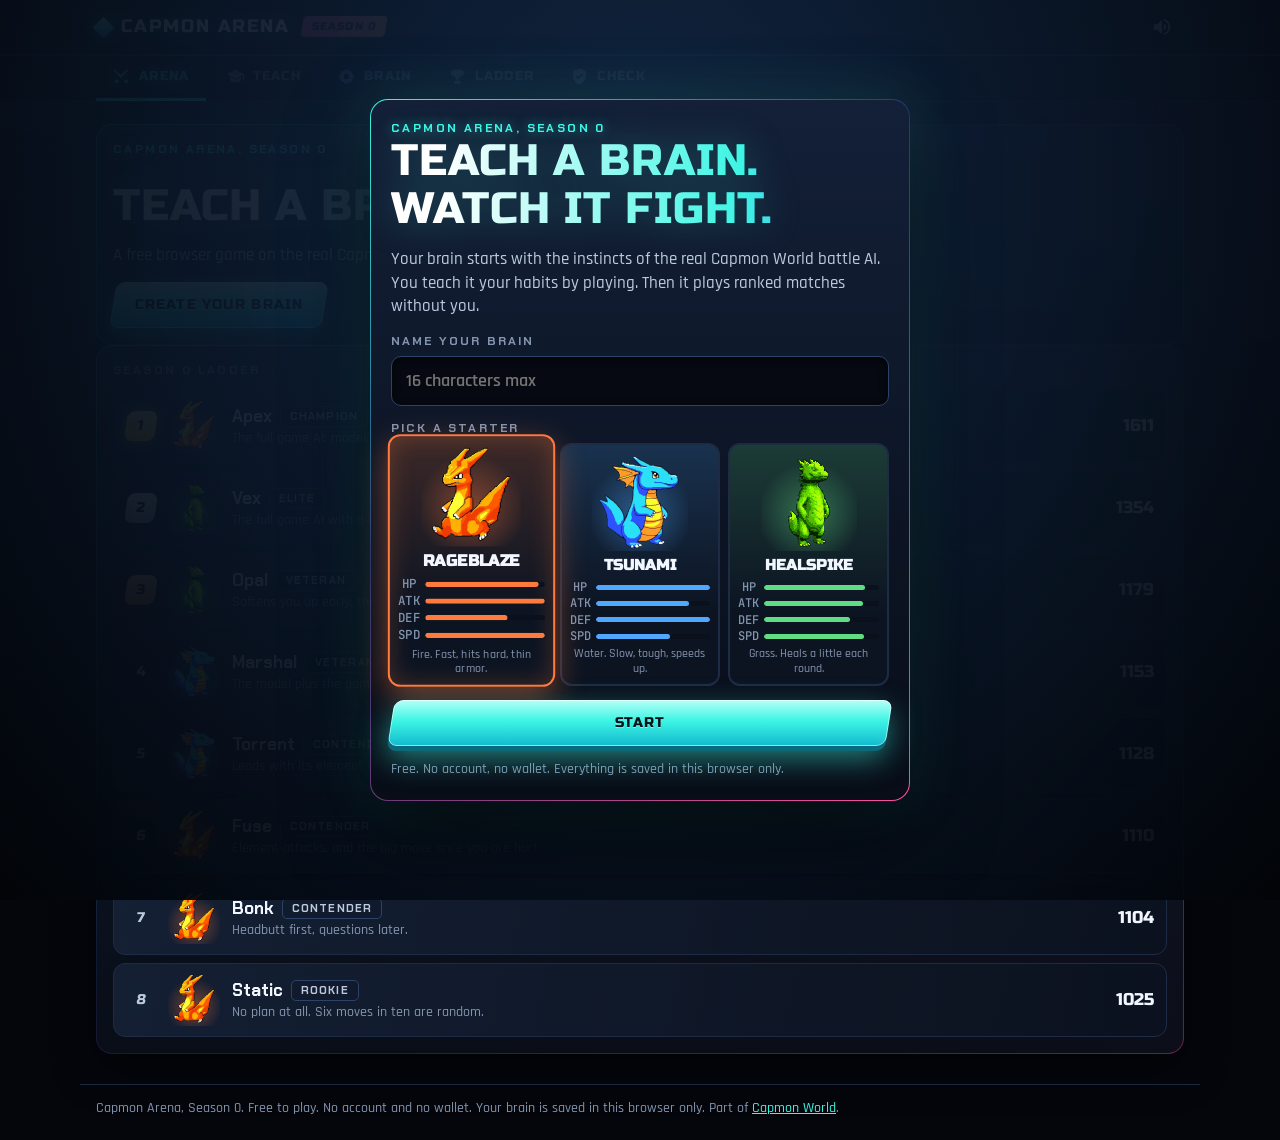
<file: index.html>
<!doctype html>
<html lang="en">
<head>
<meta charset="utf-8">
<meta name="viewport" content="width=device-width, initial-scale=1, viewport-fit=cover">
<title>Capmon Arena</title>
<meta name="description" content="Teach a battle brain by playing, then watch it fight ranked matches on its own. Free, in your browser, on the real Capmon World engine.">
<meta name="theme-color" content="#05080d">
<meta name="robots" content="noindex">
<link rel="preconnect" href="https://fonts.googleapis.com">
<link rel="preconnect" href="https://fonts.gstatic.com" crossorigin>
<link rel="stylesheet" href="https://fonts.googleapis.com/css2?family=Chakra+Petch:wght@500;600;700&family=JetBrains+Mono:wght@400;500&family=Rajdhani:wght@500;600;700&family=Russo+One&display=swap">
<link rel="stylesheet" href="css/app.css">
</head>
<body>
<!--BODY-BEGIN-->
<div class="app">
  <header class="topbar"><div class="wrap topbar-inner">
    <button class="brand" data-act="nav" data-view="arena"><span class="brand-mark" aria-hidden="true"></span>CAPMON ARENA</button>
    <span class="season">Season 0</span>
    <div class="top-right"><button class="iconbtn" data-act="sound" id="sound-btn" aria-label="Sound"></button></div>
  </div></header>
  <nav class="tabbar" id="tabbar" aria-label="Sections"><div class="wrap tabbar-inner">
    <button data-act="nav" data-view="arena"><svg viewBox="0 0 24 24" aria-hidden="true"><path d="M4 3l9 9-2 2-9-9V3h2zm16 0v2l-9 9-2-2 9-9h2zM6 15l3 3-3 3-3-3 3-3zm12 0l3 3-3 3-3-3 3-3z"/></svg><span>Arena</span></button>
    <button data-act="nav" data-view="teach"><svg viewBox="0 0 24 24" aria-hidden="true"><path d="M12 3L1 9l11 6 9-4.9V17h2V9L12 3zm-7 9.2V16c0 1.7 3.1 3 7 3s7-1.3 7-3v-3.8l-7 3.8-7-3.8z"/></svg><span>Teach</span></button>
    <button data-act="nav" data-view="brain"><svg viewBox="0 0 24 24" aria-hidden="true"><path d="M9 3h6v2h2a2 2 0 012 2v2h2v6h-2v2a2 2 0 01-2 2h-2v2H9v-2H7a2 2 0 01-2-2v-2H3V9h2V7a2 2 0 012-2h2V3zm0 6v6h6V9H9z"/></svg><span>Brain</span></button>
    <button data-act="nav" data-view="ladder"><svg viewBox="0 0 24 24" aria-hidden="true"><path d="M7 3h10v2h3v3a4 4 0 01-4 4h-.4A5 5 0 0113 14.9V18h3v3H8v-3h3v-3.1A5 5 0 018.4 12H8a4 4 0 01-4-4V5h3V3zM7 7H6v1a2 2 0 001 1.7V7zm10 0v2.7A2 2 0 0018 8V7h-1z"/></svg><span>Ladder</span></button>
    <button data-act="nav" data-view="check"><svg viewBox="0 0 24 24" aria-hidden="true"><path d="M12 2l8 3v6c0 5-3.4 9.3-8 11-4.6-1.7-8-6-8-11V5l8-3zm-1.2 13.6l6-6-1.4-1.4-4.6 4.6-2-2-1.4 1.4 3.4 3.4z"/></svg><span>Check</span></button>
  </div></nav>
  <main class="wrap" id="view"><div class="loading"><div class="logo">Capmon<br>Arena</div><div class="loadbar"><i></i></div><div class="dim">Loading</div></div></main>
  <footer class="wrap foot">Capmon Arena, Season 0. Free to play. No account and no wallet. Your brain is saved in this browser only. Part of <a href="https://capmon.fun" target="_blank" rel="noopener">Capmon World</a>.</footer>
</div>
<div class="overlay" id="overlay" hidden></div>
<div class="toast" id="toast" role="status" aria-live="polite" hidden></div>
<!--BODY-END-->
<script src="js/engine.js"></script>
<script src="js/game.js"></script>
<script src="js/store.js"></script>
<script src="js/selfcheck.js"></script>
<script src="js/expected.js"></script>
<script src="js/fx.js"></script>
<script src="js/app.js"></script>
</body>
</html>
</file>
<file: css/app.css>
/* Layout concept: arcade fight night. The battle stage is the show, with a fighting-game HUD on top of it; menus are neon console panels around it. One dark look, by brand (capmon.fun cyan on near-black), pushed loud. */
:root {
  color-scheme: dark;
  --bg: #04060c;
  --panel: #0c1422;
  --panel-2: #121d30;
  --line: #1d2c44;
  --line-2: #2c4268;
  --row: #131f33;
  --fg: #f2f7ff;
  --fg-2: #bccadf;
  --fg-3: #8394ae;
  --accent: #3df5e4;
  --accent-2: #4d7dff;
  --hot: #ff4fa3;
  --accent-ink: #03141a;
  --fire: #ff7a3d;
  --water: #4ea8ff;
  --grass: #5fdc84;
  --normal: #d6deea;
  --gold: #ffd23d;
  --violet: #b48cff;
  --bad: #ff6b81;
  --good: #5fdc84;
  --impact: 'Russo One', 'Chakra Petch', 'Segoe UI', system-ui, sans-serif;
  --display: 'Chakra Petch', 'Segoe UI', system-ui, sans-serif;
  --ui: 'Rajdhani', 'Segoe UI', system-ui, sans-serif;
  --mono: 'JetBrains Mono', ui-monospace, SFMono-Regular, Menlo, Consolas, monospace;
  --tabbar-h: 62px;
}
* { box-sizing: border-box; }
html { background: var(--bg); }
body {
  margin: 0; color: var(--fg); font-family: var(--ui); font-size: 17px; font-weight: 500; line-height: 1.4;
  background-color: var(--bg);
  background-image: radial-gradient(900px 520px at 12% -8%, rgba(61, 245, 228, 0.16), transparent 62%), radial-gradient(820px 560px at 104% 18%, rgba(255, 79, 163, 0.13), transparent 60%), radial-gradient(900px 700px at 50% 118%, rgba(77, 125, 255, 0.2), transparent 62%), linear-gradient(rgba(61, 245, 228, 0.035) 1px, transparent 1px), linear-gradient(90deg, rgba(61, 245, 228, 0.035) 1px, transparent 1px);
  background-size: auto, auto, auto, 48px 48px, 48px 48px; background-attachment: fixed;
  -webkit-font-smoothing: antialiased; -webkit-text-size-adjust: 100%;
}
body::before { content: ""; position: fixed; inset: 0 0 auto; height: env(safe-area-inset-top, 0px); z-index: 50; background: var(--bg); }
[hidden] { display: none !important; }
button, input, select, textarea { font: inherit; color: inherit; }
button { cursor: pointer; -webkit-tap-highlight-color: transparent; }
:focus-visible { outline: 2px solid var(--accent); outline-offset: 3px; }
h1, h2, h3, p { margin: 0; }
h1, h2, h3 { text-wrap: balance; line-height: 1.1; }
h1 { font-family: var(--impact); font-weight: 400; font-size: clamp(28px, 6vw, 44px); text-transform: uppercase; letter-spacing: 0.02em; background: linear-gradient(92deg, #ffffff 10%, var(--accent) 70%, var(--accent-2)); -webkit-background-clip: text; background-clip: text; color: transparent; filter: drop-shadow(0 0 18px rgba(61, 245, 228, 0.25)); }
h2 { font-family: var(--impact); font-weight: 400; font-size: 21px; text-transform: uppercase; letter-spacing: 0.03em; }
h3 { font-family: var(--display); font-size: 16px; font-weight: 700; }
a { color: var(--accent); }
.wrap { width: 100%; max-width: 1120px; margin-inline: auto; padding-left: max(16px, env(safe-area-inset-left, 0px)); padding-right: max(16px, env(safe-area-inset-right, 0px)); }
.tnum, .mono { font-variant-numeric: tabular-nums; }
.mono { font-family: var(--mono); font-size: 0.86em; }
.dim { color: var(--fg-3); } .soft { color: var(--fg-2); } .small { font-size: 14px; }
.eyebrow { font-family: var(--display); font-weight: 700; font-size: 12px; letter-spacing: 0.2em; text-transform: uppercase; color: var(--fg-3); }
.eyebrow.accent { color: var(--accent); text-shadow: 0 0 12px rgba(61, 245, 228, 0.55); }
.ellip { overflow: hidden; text-overflow: ellipsis; white-space: nowrap; min-width: 0; }
.stack { display: flex; flex-direction: column; gap: 14px; } .stack.tight { gap: 8px; }
.row { display: flex; flex-wrap: wrap; align-items: center; gap: 10px; } .row.between { justify-content: space-between; }
.grow { flex: 1 1 0; min-width: 0; }

/* shell */
.app { display: flex; flex-direction: column; min-height: 100%; }
.topbar { position: sticky; top: env(safe-area-inset-top, 0px); z-index: 40; background: linear-gradient(180deg, rgba(4, 6, 12, 0.97), rgba(4, 6, 12, 0.86)); border-bottom: 1px solid var(--line); box-shadow: 0 1px 0 rgba(61, 245, 228, 0.25), 0 10px 30px rgba(0, 0, 0, 0.5); }
.topbar-inner { display: flex; align-items: center; gap: 12px; min-height: 54px; }
.brand { display: flex; align-items: center; gap: 10px; min-height: 44px; padding: 0; background: none; border: 0; color: var(--fg); font-family: var(--impact); font-size: 18px; letter-spacing: 0.1em; text-shadow: 0 0 16px rgba(61, 245, 228, 0.5); }
.brand-mark { width: 15px; height: 15px; background: linear-gradient(135deg, #b9fff8, var(--accent) 55%, var(--accent-2)); transform: rotate(45deg); box-shadow: 0 0 16px rgba(61, 245, 228, 0.9); animation: mark 2.6s ease-in-out infinite; }
@keyframes mark { 50% { transform: rotate(45deg) scale(1.22); box-shadow: 0 0 26px rgba(61, 245, 228, 1); } }
.season { padding: 3px 10px; border-radius: 4px; background: linear-gradient(90deg, var(--hot), #ff8a3d); color: #1a0410; font-family: var(--impact); font-size: 11px; letter-spacing: 0.1em; text-transform: uppercase; transform: skewX(-10deg); }
.top-right { margin-left: auto; display: flex; align-items: center; gap: 8px; }
.iconbtn { width: 44px; height: 44px; display: grid; place-items: center; background: none; border: 0; color: var(--fg-2); border-radius: 10px; }
.iconbtn:hover { color: var(--accent); }
.iconbtn svg { width: 22px; height: 22px; fill: currentColor; }
.tabbar { order: 1; border-bottom: 1px solid var(--line); background: rgba(4, 6, 12, 0.7); }
.tabbar-inner { display: flex; gap: 4px; width: 100%; }
.tabbar button { display: flex; align-items: center; gap: 8px; min-height: 46px; padding: 0 16px; background: none; border: 0; border-bottom: 3px solid transparent; color: var(--fg-3); font-family: var(--impact); font-size: 13px; letter-spacing: 0.1em; text-transform: uppercase; transition: color 0.15s; }
.tabbar button svg { width: 19px; height: 19px; fill: currentColor; flex: none; }
.tabbar button:hover { color: var(--fg); }
.tabbar button[aria-current="page"] { color: var(--accent); border-bottom-color: var(--accent); text-shadow: 0 0 14px rgba(61, 245, 228, 0.7); }
.tabbar button[aria-current="page"] svg { filter: drop-shadow(0 0 6px rgba(61, 245, 228, 0.9)); }
main { order: 2; flex: 1 0 auto; padding-block: 22px 30px; }
main.enter > * { animation: viewin 0.34s cubic-bezier(0.2, 1, 0.3, 1) both; }
main.enter > * > *:nth-child(2) { animation: viewin 0.34s 0.06s cubic-bezier(0.2, 1, 0.3, 1) both; }
@keyframes viewin { from { opacity: 0; translate: 0 14px; } }
.foot { order: 3; padding-block: 14px 22px; border-top: 1px solid var(--line); color: var(--fg-3); font-size: 14px; }
@media (max-width: 720px) {
  .tabbar { position: fixed; inset: auto 0 0 0; z-index: 45; order: 9; border-bottom: 0; border-top: 1px solid var(--line-2); background: linear-gradient(180deg, rgba(10, 16, 28, 0.97), rgba(4, 6, 12, 0.99)); box-shadow: 0 -1px 0 rgba(61, 245, 228, 0.25), 0 -12px 30px rgba(0, 0, 0, 0.55);
    padding-bottom: env(safe-area-inset-bottom, 0px); padding-left: max(4px, env(safe-area-inset-left, 0px)); padding-right: max(4px, env(safe-area-inset-right, 0px)); }
  .tabbar .wrap { padding: 0; }
  .tabbar button { flex: 1 1 0; flex-direction: column; justify-content: center; gap: 3px; min-height: var(--tabbar-h); padding: 0 2px; border-bottom: 0; border-top: 3px solid transparent; font-size: 10.5px; letter-spacing: 0.08em; }
  .tabbar button svg { width: 22px; height: 22px; }
  .tabbar button[aria-current="page"] { border-top-color: var(--accent); background: radial-gradient(60px 40px at 50% 0, rgba(61, 245, 228, 0.22), transparent 70%); }
  .foot { padding-bottom: calc(var(--tabbar-h) + 26px); }
  main { padding-block: 14px 20px; }
  h2 { font-size: 18px; }
  .move { min-height: 60px; padding: 7px 10px 7px 14px; } .move b { font-size: 15px; } .move span { font-size: 12px; line-height: 1.2; }
  .moves { gap: 8px; }
  .callout { min-height: 38px; margin-top: 8px; font-size: 15px; }
  .stack { gap: 12px; }
}

/* panels and controls */
.panel { position: relative; border: 1px solid transparent; border-radius: 16px; padding: 16px; background: linear-gradient(180deg, rgba(18, 29, 48, 0.94), rgba(8, 13, 23, 0.96)) padding-box, linear-gradient(140deg, rgba(61, 245, 228, 0.6), rgba(77, 125, 255, 0.16) 38%, rgba(255, 79, 163, 0.4)) border-box; box-shadow: 0 14px 40px rgba(0, 0, 0, 0.5), inset 0 1px 0 rgba(255, 255, 255, 0.05); }
.panel > .eyebrow:first-child { margin-bottom: 10px; display: block; }
.cols { display: grid; gap: 16px; grid-template-columns: minmax(0, 1fr); }
@media (min-width: 900px) { .cols.two { grid-template-columns: minmax(0, 1.25fr) minmax(0, 1fr); align-items: start; } .cols.even { grid-template-columns: minmax(0, 1fr) minmax(0, 1fr); align-items: start; } }
.btn { position: relative; isolation: isolate; display: inline-flex; align-items: center; justify-content: center; gap: 8px; min-height: 46px; padding: 0 22px; border: 0; background: none; color: var(--fg); font-family: var(--impact); font-size: 14px; letter-spacing: 0.08em; text-transform: uppercase; text-decoration: none; white-space: nowrap; transition: transform 0.08s ease; }
.btn::before { content: ""; position: absolute; inset: 0; z-index: -1; border-radius: 9px; transform: skewX(-9deg); background: linear-gradient(180deg, #1e2f4d, #111b2e); box-shadow: inset 0 0 0 1px var(--line-2), inset 0 1px 0 rgba(255, 255, 255, 0.1), 0 4px 0 #070c15; transition: box-shadow 0.15s ease, filter 0.15s ease; }
.btn:hover::before { box-shadow: inset 0 0 0 1px var(--accent), inset 0 1px 0 rgba(255, 255, 255, 0.1), 0 4px 0 #070c15, 0 0 22px rgba(61, 245, 228, 0.3); }
.btn:active { transform: translateY(3px); }
.btn:active::before { box-shadow: inset 0 0 0 1px var(--accent), 0 1px 0 #070c15; }
.btn.primary { color: var(--accent-ink); text-shadow: 0 1px 0 rgba(255, 255, 255, 0.45); }
.btn.primary::before { background: linear-gradient(180deg, #b6fff7, #3df5e4 45%, #12b9cf); box-shadow: inset 0 0 0 1px rgba(255, 255, 255, 0.55), 0 5px 0 #0a6a7c, 0 12px 30px rgba(61, 245, 228, 0.5); overflow: hidden; }
.btn.primary::after { content: ""; position: absolute; inset: 0; z-index: -1; border-radius: 9px; transform: skewX(-9deg); background: linear-gradient(105deg, transparent 38%, rgba(255, 255, 255, 0.75) 50%, transparent 62%); background-size: 260% 100%; animation: shine 2.8s ease-in-out infinite; mix-blend-mode: soft-light; pointer-events: none; }
@keyframes shine { 0%, 55% { background-position: 130% 0; } 100% { background-position: -130% 0; } }
.btn.primary:hover::before { filter: brightness(1.08); box-shadow: inset 0 0 0 1px #fff, 0 5px 0 #0a6a7c, 0 14px 38px rgba(61, 245, 228, 0.75); }
.btn.primary:active::before { box-shadow: inset 0 0 0 1px #fff, 0 2px 0 #0a6a7c; }
.btn.ghost::before { background: rgba(16, 26, 44, 0.5); box-shadow: inset 0 0 0 1px var(--line-2); }
.btn.small { min-height: 38px; padding: 0 14px; font-size: 12px; }
.btn.big { min-height: 60px; font-size: 19px; letter-spacing: 0.1em; }
.btn.big.primary::before { animation: glowpulse 1.5s ease-in-out infinite; }
@keyframes glowpulse { 50% { box-shadow: inset 0 0 0 1px #fff, 0 5px 0 #0a6a7c, 0 14px 46px rgba(61, 245, 228, 0.95); } }
.btn.wide { width: 100%; }
.btn[disabled] { opacity: 0.5; cursor: default; }
.btn[disabled]::after { display: none; }
.chip { display: inline-flex; align-items: center; gap: 6px; padding: 2px 9px; border-radius: 5px; border: 1px solid var(--line-2); background: rgba(16, 26, 44, 0.7); font-family: var(--display); font-size: 11px; font-weight: 700; letter-spacing: 0.1em; text-transform: uppercase; color: var(--fg-2); white-space: nowrap; }
.chip.win { color: #062012; background: linear-gradient(180deg, #a6ffc0, var(--good)); border-color: transparent; }
.chip.loss { color: #2a0610; background: linear-gradient(180deg, #ffb0bc, var(--bad)); border-color: transparent; }
.chip.accent { color: var(--accent); border-color: rgba(61, 245, 228, 0.6); box-shadow: 0 0 12px rgba(61, 245, 228, 0.2); }
.chip.gold { color: #241a00; background: linear-gradient(180deg, #fff1a8, var(--gold) 60%, #f0a800); border-color: transparent; box-shadow: 0 0 14px rgba(255, 210, 61, 0.35); }
.chip.src-MODEL { color: var(--fg-2); }
.chip.src-HABIT { color: var(--accent-ink); background: var(--accent); border-color: transparent; box-shadow: 0 0 12px rgba(61, 245, 228, 0.5); }
.chip.src-RANDOM { color: #170b33; background: var(--violet); border-color: transparent; }
.chip.src-MCTS, .chip.src-RULE { color: #241a00; background: var(--gold); border-color: transparent; }
.chip.src-HUMAN { color: var(--fg); border-color: var(--fg-3); }
.seg { display: inline-flex; flex-wrap: wrap; gap: 6px; }
.seg button { min-height: 42px; padding: 0 13px; border-radius: 9px; border: 1px solid var(--line-2); background: rgba(16, 26, 44, 0.6); color: var(--fg-2); font-family: var(--display); font-weight: 700; font-size: 13px; letter-spacing: 0.06em; transition: all 0.12s ease; }
.seg button[aria-pressed="true"] { border-color: var(--accent); color: var(--accent-ink); background: linear-gradient(180deg, #b6fff7, var(--accent)); box-shadow: 0 0 18px rgba(61, 245, 228, 0.45); }
.field { display: flex; flex-direction: column; gap: 6px; }
.field label { font-family: var(--display); font-size: 12px; font-weight: 700; letter-spacing: 0.18em; text-transform: uppercase; color: var(--fg-3); }
.input { width: 100%; min-height: 50px; padding: 0 14px; border-radius: 10px; border: 1px solid var(--line-2); background: rgba(4, 6, 12, 0.8); color: var(--fg); font-size: 18px; font-weight: 600; box-shadow: inset 0 2px 8px rgba(0, 0, 0, 0.6); }
.input:focus { outline: none; border-color: var(--accent); box-shadow: inset 0 2px 8px rgba(0, 0, 0, 0.6), 0 0 0 3px rgba(61, 245, 228, 0.22); }
textarea.input { padding: 10px 12px; min-height: 84px; font-family: var(--mono); font-size: 13px; font-weight: 400; line-height: 1.4; resize: vertical; word-break: break-all; }
.note { padding: 10px 12px; border-left: 3px solid var(--line-2); border-radius: 0 8px 8px 0; background: rgba(16, 26, 44, 0.5); color: var(--fg-2); font-size: 15px; }
.note.accent { border-left-color: var(--accent); } .note.bad { border-left-color: var(--bad); color: var(--bad); } .note.good { border-left-color: var(--good); }

/* creatures: 15-frame sheets (5 x 3) for Rageblaze and Tsunami, one frame for Healspike */
.crea { --c: var(--normal); --glow: radial-gradient(circle at 50% 62%, color-mix(in srgb, var(--c) 42%, transparent), transparent 68%); position: relative; flex: none; width: 52px; aspect-ratio: 1; background-repeat: no-repeat; background-position: 0 0, center; background-size: 500% 300%, 100% 100%; }
.crea[data-species="Rageblaze"] { --c: var(--fire); background-image: url(../assets/rageblaze.webp), var(--glow); }
.crea[data-species="Tsunami"] { --c: var(--water); background-image: url(../assets/tsunami.webp), var(--glow); }
.crea[data-species="Healspike"] { --c: var(--grass); background-image: url(../assets/healspike.webp), var(--glow); background-size: 100% 100%, 100% 100%; image-rendering: pixelated; }
.crea.big { width: 84px; }
.t-Rageblaze { color: var(--fire); } .t-Tsunami { color: var(--water); } .t-Healspike { color: var(--grass); }
.mc-Fire { --mc: var(--fire); } .mc-Water { --mc: var(--water); } .mc-Grass { --mc: var(--grass); } .mc-Normal { --mc: var(--normal); }

/* hero card */
.hero-art { position: relative; height: 164px; border-radius: 12px; overflow: hidden; background: #1a7fd6 url(../assets/stage.webp) 0% 59% / 230% auto no-repeat; box-shadow: inset 0 0 0 1px rgba(255, 255, 255, 0.14), inset 0 -44px 40px -22px rgba(4, 6, 12, 0.9); }
.hero-art .crea { position: absolute; left: calc(43.7% - 55px); bottom: 44px; width: 110px; --glow: none; filter: drop-shadow(0 6px 5px rgba(0, 0, 0, 0.4)); animation: bob 2.6s ease-in-out infinite; }
.hero-art .crea[data-face="left"] { scale: -1 1; }
.hero-tag { position: absolute; left: 12px; bottom: 10px; right: 12px; display: flex; align-items: flex-end; justify-content: space-between; gap: 10px; }
.hero-name { font-family: var(--impact); font-size: clamp(22px, 6vw, 30px); text-transform: uppercase; letter-spacing: 0.03em; text-shadow: 0 2px 0 #04060c, 0 0 18px rgba(4, 6, 12, 0.9); line-height: 1; }
.emblem { flex: none; display: flex; flex-direction: column; align-items: center; justify-content: center; min-width: 78px; padding: 6px 10px 5px; border-radius: 10px; background: linear-gradient(180deg, #fff1a8, var(--gold) 55%, #e69a00); color: #241a00; box-shadow: 0 0 0 2px rgba(4, 6, 12, 0.7), 0 0 24px rgba(255, 210, 61, 0.55); transform: skewX(-6deg); }
.emblem b { font-family: var(--impact); font-size: 24px; line-height: 1; font-variant-numeric: tabular-nums; }
.emblem span { font-family: var(--display); font-weight: 700; font-size: 10px; letter-spacing: 0.16em; text-transform: uppercase; }
.who { display: flex; align-items: center; gap: 12px; min-width: 0; }
.who .name { font-family: var(--impact); font-size: 22px; text-transform: uppercase; letter-spacing: 0.02em; }
.stats { display: grid; grid-template-columns: repeat(auto-fit, minmax(112px, 1fr)); gap: 8px; }
.stat { padding: 10px 12px; border-radius: 10px; background: linear-gradient(180deg, rgba(26, 40, 66, 0.9), rgba(13, 21, 36, 0.9)); border: 1px solid var(--line); min-width: 0; }
.stat b { display: block; font-family: var(--impact); font-size: 24px; font-variant-numeric: tabular-nums; line-height: 1.1; color: var(--fg); }
.stat span { font-size: 13px; color: var(--fg-3); letter-spacing: 0.04em; }

/* lists */
.list { display: flex; flex-direction: column; gap: 8px; }
.item { display: flex; align-items: center; gap: 12px; padding: 10px 12px; border-radius: 12px; border: 1px solid var(--line); background: linear-gradient(90deg, rgba(22, 34, 56, 0.85), rgba(11, 18, 31, 0.85)); min-width: 0; transition: border-color 0.15s, transform 0.15s; }
.item:hover { border-color: var(--line-2); }
.item .meta { flex: 1 1 0; min-width: 0; }
.item .meta .t { font-family: var(--display); font-weight: 700; font-size: 17px; display: flex; align-items: center; gap: 8px; flex-wrap: wrap; }
.item .meta .s { font-size: 14px; color: var(--fg-3); line-height: 1.3; }
.item .act { flex: none; display: flex; align-items: center; gap: 8px; }
.item.me { border-color: var(--accent); background: linear-gradient(90deg, rgba(61, 245, 228, 0.22), rgba(11, 18, 31, 0.85) 70%); box-shadow: 0 0 22px rgba(61, 245, 228, 0.25); }
.rank { flex: none; width: 30px; height: 30px; display: grid; place-items: center; border-radius: 8px; background: var(--row); font-family: var(--impact); font-size: 14px; color: var(--fg-2); transform: skewX(-8deg); }
.rank.r1 { background: linear-gradient(180deg, #fff1a8, var(--gold)); color: #241a00; box-shadow: 0 0 14px rgba(255, 210, 61, 0.6); }
.rank.r2 { background: linear-gradient(180deg, #ffffff, #b8c4d6); color: #101826; }
.rank.r3 { background: linear-gradient(180deg, #ffc9a0, #d07a3c); color: #2a1204; }
.rating { font-family: var(--impact); font-size: 17px; font-variant-numeric: tabular-nums; }

/* stage */
.stagebox { max-width: 880px; margin-inline: auto; }
.hudrow { display: flex; gap: 6px; align-items: stretch; margin-bottom: 8px; }
.hud { flex: 1 1 0; min-width: 0; }
.hud-top { display: flex; align-items: baseline; gap: 6px; margin-bottom: 4px; min-width: 0; }
.hud-top .hpn { flex: none; margin-left: auto; font-family: var(--impact); font-size: clamp(13px, 3.6vw, 17px); font-variant-numeric: tabular-nums; color: var(--fg); }
.hud.right .hud-top .hpn { margin-left: 0; margin-right: auto; }
.hud-top .hpn small { font-size: 0.7em; color: var(--fg-3); }
.hud.right .hud-top { flex-direction: row-reverse; }
.hud .n { font-family: var(--impact); font-size: clamp(13px, 3.6vw, 17px); text-transform: uppercase; letter-spacing: 0.03em; text-shadow: 0 0 12px rgba(61, 245, 228, 0.35); }
.hud-ty { flex: none; font-family: var(--display); font-weight: 700; font-size: 10px; letter-spacing: 0.14em; text-transform: uppercase; color: var(--mc, var(--fg-3)); }
.hp { position: relative; height: 18px; border-radius: 4px; background: #101a2b; transform: skewX(-14deg); box-shadow: inset 0 0 0 2px #04060c, 0 0 0 1px var(--line-2); overflow: hidden; }
.hud.right .hp { transform: skewX(14deg); }
.hp b, .hp i { position: absolute; top: 2px; bottom: 2px; left: 2px; width: 100%; max-width: calc(100% - 4px); border-radius: 2px; }
.hud.right .hp b, .hud.right .hp i { left: auto; right: 2px; }
.hp b { background: #fff; transition: width 0.7s ease 0.35s; opacity: 0.9; }
.hp i { background: linear-gradient(180deg, #b9ffca, var(--good) 45%, #1e9a4b); transition: width 0.18s ease-out; box-shadow: inset 0 2px 0 rgba(255, 255, 255, 0.35); }
.hp.mid i { background: linear-gradient(180deg, #fff3b0, var(--gold) 45%, #d99400); }
.hp.low i { background: linear-gradient(180deg, #ffc0c9, var(--bad) 45%, #c2183a); animation: lowhp 0.6s ease-in-out infinite; }
@keyframes lowhp { 50% { filter: brightness(1.5); } }
.hud .v { margin-top: 5px; display: flex; gap: 8px; flex-wrap: wrap; align-items: baseline; font-family: var(--mono); font-size: 11.5px; color: var(--fg-3); font-variant-numeric: tabular-nums; }
.hud.right .v { flex-direction: row-reverse; }
.hud .v .down { color: var(--bad); } .hud .v .up { color: var(--good); }
.roundchip { flex: none; align-self: flex-start; display: flex; flex-direction: column; align-items: center; justify-content: center; width: 50px; height: 44px; border-radius: 8px; background: linear-gradient(180deg, #1e2f4d, #0b1220); box-shadow: inset 0 0 0 1px var(--line-2), 0 0 16px rgba(61, 245, 228, 0.2); transform: skewX(-6deg); }
.roundchip small { font-family: var(--display); font-weight: 700; font-size: 8.5px; letter-spacing: 0.16em; color: var(--fg-3); }
.roundchip.tick b { animation: slamin 0.36s cubic-bezier(0.2, 1.3, 0.3, 1); }
.roundchip b { font-family: var(--impact); font-size: 20px; line-height: 1; color: var(--accent); text-shadow: 0 0 12px rgba(61, 245, 228, 0.7); }
.stage { position: relative; overflow: hidden; border-radius: 14px; background: #1a7fd6 url(../assets/stage.webp) center / cover no-repeat; aspect-ratio: 16 / 9; width: 100%; max-width: 100%; transition: scale 0.25s cubic-bezier(0.2, 1, 0.3, 1); box-shadow: 0 0 0 1px rgba(255, 255, 255, 0.16), 0 0 0 4px #04060c, 0 0 0 5px rgba(61, 245, 228, 0.45), 0 20px 60px rgba(0, 0, 0, 0.65), 0 0 60px rgba(61, 245, 228, 0.14); }
.stage.zoom { scale: 1.08; }
.stage::after { content: ""; position: absolute; inset: 0; pointer-events: none; z-index: 3; background: radial-gradient(ellipse at 50% 46%, transparent 52%, rgba(4, 6, 12, 0.5) 100%); }
.stage canvas.fx { position: absolute; inset: 0; width: 100%; height: 100%; z-index: 4; pointer-events: none; }
.flash { position: absolute; inset: 0; z-index: 5; pointer-events: none; opacity: 0; }
.flash.white { background: #fff; animation: flashw 0.3s ease-out; }
.flash.dark { background: repeating-linear-gradient(98deg, transparent 0 18px, rgba(255, 255, 255, 0.3) 18px 20px, transparent 20px 46px), #04060c; background-size: 300% 100%, auto; animation: flashd 0.75s ease-out, lines 0.75s linear; }
@keyframes lines { to { background-position: -420px 0, 0 0; } }
@keyframes flashw { from { opacity: 0.85; } to { opacity: 0; } }
@keyframes flashd { 0% { opacity: 0; } 25%, 60% { opacity: 0.55; } 100% { opacity: 0; } }
.stage.shake-s { animation: shk 0.18s linear; } .stage.shake-m { animation: shk 0.26s linear; --amp: 6px; } .stage.shake-l { animation: shk 0.42s linear; --amp: 12px; }
@keyframes shk { 0%, 100% { translate: 0 0; } 15% { translate: calc(var(--amp, 3px) * -1) calc(var(--amp, 3px) * 0.6); } 30% { translate: var(--amp, 3px) calc(var(--amp, 3px) * -0.5); } 45% { translate: calc(var(--amp, 3px) * -0.7) calc(var(--amp, 3px) * -0.4); } 60% { translate: calc(var(--amp, 3px) * 0.6) calc(var(--amp, 3px) * 0.5); } 80% { translate: calc(var(--amp, 3px) * -0.3) 0; } }
.fighter { position: absolute; bottom: 33%; width: 22%; display: flex; justify-content: center; transition: transform 0.16s cubic-bezier(0.3, 0, 0.2, 1), opacity 0.5s ease, filter 0.5s ease; z-index: 2; }
.fighter.left { left: 8%; } .fighter.right { right: 9%; }
.fighter .crea { width: 100%; --glow: none; filter: drop-shadow(0 6px 5px rgba(0, 0, 0, 0.4)); animation: bob 2.6s ease-in-out infinite; }
.fighter.right .crea { animation-delay: -1.3s; }
.fighter.left .crea[data-face="left"], .fighter.right .crea[data-face="right"] { transform: scaleX(-1); }
@keyframes bob { 50% { translate: 0 -2.5%; } }
.fighter.lunge.left { transform: translateX(34%) scale(1.07); } .fighter.lunge.right { transform: translateX(-34%) scale(1.07); }
.fighter.dash { transform: translateX(var(--dash, 0)) scale(1.1); z-index: 3; }
.fighter.cast { animation: pulse 0.45s ease; }
.fighter.hit { animation: recoil 0.34s ease-out; }
.fighter.right.hit { --dir: 1; } .fighter.left.hit { --dir: -1; }
.fighter.hit .crea { filter: brightness(3) saturate(0.2) drop-shadow(0 6px 5px rgba(0, 0, 0, 0.4)); }
.fighter.cower { animation: cower 0.5s ease; }
.fighter.cower .crea { filter: hue-rotate(250deg) saturate(1.6) drop-shadow(0 6px 5px rgba(0, 0, 0, 0.4)); }
.fighter.down { opacity: 0.5; filter: grayscale(1) brightness(0.65); transform: translateY(12%) rotate(-12deg); transition: transform 0.5s cubic-bezier(0.5, 0, 0.9, 0.6), opacity 0.6s, filter 0.6s; }
.fighter.right.down { transform: translateY(12%) rotate(12deg); }
.fighter.down .crea { animation: none; }
.fighter.cheer { animation: cheer 0.42s ease-in-out infinite alternate; }
@keyframes cheer { to { translate: 0 -16%; } }
@keyframes recoil { 0% { translate: 0 0; } 25% { translate: calc(var(--dir, 1) * 14%) -4%; } 60% { translate: calc(var(--dir, 1) * 5%) 0; } 100% { translate: 0 0; } }
@keyframes pulse { 40% { scale: 1.16; filter: brightness(1.6); } }
@keyframes cower { 30% { scale: 0.86 0.94; } 60% { scale: 0.92 0.97; } }
.pop { position: absolute; z-index: 6; translate: -50% 0; font-family: var(--impact); font-size: clamp(22px, 6.4vw, 44px); color: #fff; -webkit-text-stroke: 1.5px #04060c; paint-order: stroke fill; text-shadow: 0 3px 0 #04060c, 0 0 18px rgba(0, 0, 0, 0.9); animation: popn 0.95s cubic-bezier(0.2, 0.9, 0.3, 1) forwards; pointer-events: none; white-space: nowrap; }
.pop.crit { color: var(--gold); font-size: clamp(28px, 8vw, 58px); text-shadow: 0 3px 0 #04060c, 0 0 26px rgba(255, 210, 61, 0.9); }
.pop.big { font-size: clamp(30px, 8.6vw, 62px); }
.pop.debuff { color: var(--violet); font-size: clamp(15px, 4vw, 24px); } .pop.buff { color: #9dffb6; font-size: clamp(13px, 3.4vw, 20px); }
@keyframes popn { 0% { scale: 0.3; opacity: 0; transform: translateY(12px) rotate(-8deg); } 16% { scale: 1.35; opacity: 1; transform: translateY(0) rotate(4deg); } 30% { scale: 1; transform: translateY(-4px) rotate(0); } 75% { opacity: 1; } 100% { scale: 1; opacity: 0; transform: translateY(-46px); } }
.slam { position: absolute; left: 50%; top: 44%; z-index: 7; translate: -50% -50%; font-family: var(--impact); font-size: clamp(34px, 11vw, 92px); letter-spacing: 0.04em; white-space: nowrap; color: #fff; -webkit-text-stroke: 2px #04060c; paint-order: stroke fill; text-shadow: 0 5px 0 #04060c, 0 0 40px rgba(61, 245, 228, 0.9); animation: slam 1.1s cubic-bezier(0.2, 1, 0.3, 1) forwards; pointer-events: none; }
.slam.gold { color: var(--gold); top: 26%; font-size: clamp(22px, 7vw, 58px); text-shadow: 0 4px 0 #04060c, 0 0 34px rgba(255, 210, 61, 1); }
.slam.ko { color: #ff3355; font-size: clamp(54px, 17vw, 140px); text-shadow: 0 6px 0 #04060c, 0 0 50px rgba(255, 51, 85, 1); }
.slam.cyan { color: var(--accent); top: 24%; font-size: clamp(20px, 6vw, 46px); }
@keyframes slam { 0% { scale: 3.2; opacity: 0; rotate: -8deg; } 14% { scale: 0.92; opacity: 1; rotate: -5deg; } 22% { scale: 1.06; } 30%, 78% { scale: 1; opacity: 1; rotate: -5deg; } 100% { scale: 1.25; opacity: 0; rotate: -5deg; } }
.callout { margin-top: 10px; min-height: 46px; display: flex; align-items: center; justify-content: center; gap: 4px 10px; flex-wrap: wrap; padding: 6px 12px; border-radius: 10px; background: linear-gradient(90deg, transparent, rgba(18, 29, 48, 0.95) 14%, rgba(18, 29, 48, 0.95) 86%, transparent); font-family: var(--display); font-weight: 700; font-size: 16px; text-align: center; }
.callout:empty { visibility: hidden; }
.banner { position: absolute; inset: 0; z-index: 8; display: flex; flex-direction: column; align-items: center; justify-content: center; gap: 6px; background: radial-gradient(ellipse at center, rgba(4, 6, 12, 0.55), rgba(4, 6, 12, 0.88)); text-align: center; padding: 16px; animation: fadein 0.25s ease; }
.banner b { font-family: var(--impact); font-size: clamp(26px, 8vw, 60px); text-transform: uppercase; letter-spacing: 0.03em; background: linear-gradient(180deg, #fff, var(--accent)); -webkit-background-clip: text; background-clip: text; color: transparent; filter: drop-shadow(0 4px 0 #04060c) drop-shadow(0 0 26px rgba(61, 245, 228, 0.6)); animation: slamin 0.5s cubic-bezier(0.2, 1.3, 0.3, 1); }
@keyframes fadein { from { opacity: 0; } }
@keyframes slamin { from { scale: 2.4; opacity: 0; } }
.vs { position: absolute; inset: 0; z-index: 8; display: grid; grid-template-columns: 1fr auto 1fr; align-items: center; overflow: hidden; background: linear-gradient(105deg, color-mix(in srgb, var(--ca) 78%, #04060c) 0 49.6%, #fff 49.6% 50.4%, color-mix(in srgb, var(--cb) 78%, #04060c) 50.4%); animation: fadein 0.2s ease; }
.vs-side { display: flex; flex-direction: column; align-items: center; gap: 4px; min-width: 0; padding: 0 6px; animation: vsl 0.45s cubic-bezier(0.2, 1, 0.3, 1) both; }
.vs-side.r { animation-name: vsr; }
.vs-side .crea { width: min(42%, 150px); --glow: none; filter: drop-shadow(0 8px 6px rgba(0, 0, 0, 0.5)); }
.vs-side.l .crea[data-face="left"], .vs-side.r .crea[data-face="right"] { transform: scaleX(-1); }
.vs-side b { max-width: 100%; font-family: var(--impact); font-size: clamp(14px, 4.4vw, 30px); text-transform: uppercase; text-shadow: 0 3px 0 #04060c; overflow: hidden; text-overflow: ellipsis; white-space: nowrap; }
.vs-mid { display: flex; flex-direction: column; align-items: center; z-index: 1; animation: slamin 0.5s 0.25s cubic-bezier(0.2, 1.3, 0.3, 1) both; }
.vs-mid i { font-family: var(--impact); font-style: normal; font-size: clamp(40px, 13vw, 110px); line-height: 0.9; color: #fff; -webkit-text-stroke: 2px #04060c; paint-order: stroke fill; text-shadow: 0 6px 0 #04060c, 0 0 40px rgba(255, 255, 255, 0.8); rotate: -6deg; }
.vs-mid small { font-family: var(--impact); font-size: clamp(11px, 3vw, 18px); letter-spacing: 0.16em; padding: 2px 10px; background: #04060c; color: var(--gold); border-radius: 4px; }
@keyframes vsl { from { translate: -120% 0; } } @keyframes vsr { from { translate: 120% 0; } }
.controls { display: flex; flex-wrap: wrap; align-items: center; justify-content: center; gap: 6px; }
.controls .btn.small { padding: 0 9px; font-size: 11.5px; letter-spacing: 0.05em; }
.dots { display: inline-flex; gap: 6px; align-items: center; }
.dots i { width: 14px; height: 14px; rotate: 45deg; border-radius: 3px; border: 2px solid var(--line-2); background: #0b1220; }
.dots i.A { background: var(--accent); border-color: #b6fff7; box-shadow: 0 0 12px rgba(61, 245, 228, 0.9); } .dots i.B { background: var(--bad); border-color: #ffc0c9; box-shadow: 0 0 12px rgba(255, 107, 129, 0.8); } .dots i.now { border-color: #fff; animation: lowhp 0.9s ease-in-out infinite; }

/* moves */
.moves { display: grid; grid-template-columns: repeat(2, minmax(0, 1fr)); gap: 10px; }
.move { position: relative; display: flex; flex-direction: column; align-items: flex-start; gap: 2px; min-height: 72px; padding: 10px 12px 10px 16px; border-radius: 12px; border: 1px solid color-mix(in srgb, var(--mc) 55%, var(--line)); background: linear-gradient(135deg, color-mix(in srgb, var(--mc) 34%, #0c1422), #0c1422 62%); text-align: left; overflow: hidden; box-shadow: 0 4px 0 #04060c, 0 0 18px color-mix(in srgb, var(--mc) 22%, transparent); transition: transform 0.08s ease, box-shadow 0.15s ease, filter 0.15s; }
.move::before { content: ""; position: absolute; inset: 0 auto 0 0; width: 5px; background: var(--mc); box-shadow: 0 0 14px var(--mc); }
.move:hover:not([disabled]) { filter: brightness(1.2); box-shadow: 0 4px 0 #04060c, 0 0 28px color-mix(in srgb, var(--mc) 50%, transparent); }
.move:active:not([disabled]) { transform: translateY(3px); box-shadow: 0 1px 0 #04060c; }
.move b { font-family: var(--impact); font-size: 17px; text-transform: uppercase; letter-spacing: 0.03em; color: #fff; }
.move span { font-size: 13px; color: var(--fg-2); line-height: 1.25; }
.move[disabled] { opacity: 0.45; cursor: default; filter: saturate(0.4); }

/* why panel */
.why { display: grid; gap: 10px; grid-template-columns: minmax(0, 1fr); }
@media (min-width: 620px) { .why { grid-template-columns: minmax(0, 1fr) minmax(0, 1fr); } }
.why-side { padding: 12px; border-radius: 12px; background: linear-gradient(180deg, rgba(26, 40, 66, 0.8), rgba(11, 18, 31, 0.9)); border: 1px solid var(--line); min-width: 0; animation: fadein 0.25s ease; }
.why-side .h { display: flex; align-items: center; gap: 8px; flex-wrap: wrap; margin-bottom: 8px; font-family: var(--impact); text-transform: uppercase; font-size: 15px; }
.why-side ol { margin: 0; padding: 0; list-style: none; display: flex; flex-direction: column; gap: 5px; font-size: 15px; color: var(--fg-3); }
.why-side ol b { color: var(--fg-2); font-weight: 700; }
.why-side li.on { color: var(--fg); } .why-side li.on b { color: var(--accent); }
.bars { display: grid; grid-template-columns: auto minmax(0, 1fr) auto; gap: 4px 8px; align-items: center; margin-top: 10px; font-size: 13px; color: var(--fg-3); }
.bars .bar { height: 7px; border-radius: 4px; background: #0a111d; overflow: hidden; transform: skewX(-14deg); }
.bars .bar i { display: block; height: 100%; background: var(--fg-3); border-radius: 4px; transition: width 0.3s ease; }
.bars .pick { color: var(--fg); font-weight: 700; } .bars .pick + .bar i { background: linear-gradient(90deg, var(--accent-2), var(--accent)); box-shadow: 0 0 10px rgba(61, 245, 228, 0.7); }

/* brain grid */
.grid-wrap { overflow-x: auto; }
.bgrid { display: grid; grid-template-columns: 46px repeat(9, minmax(0, 1fr)); gap: 3px; align-items: center; }
.bgrid .hd { font-size: 11px; color: var(--fg-3); text-align: center; line-height: 1.15; }
.bgrid .rh { font-size: 11px; color: var(--fg-3); text-align: right; padding-right: 3px; white-space: nowrap; }
.bgrid .gh { grid-column: span 3; font-size: 11px; color: var(--fg-3); text-align: center; border-bottom: 1px solid var(--line-2); padding-bottom: 2px; }
.cell { position: relative; aspect-ratio: 1; width: 100%; border-radius: 6px; border: 1px solid var(--line); background: #0a111d; padding: 0; transition: transform 0.1s; }
.cell:hover { transform: scale(1.12); z-index: 1; }
.cell.taught { background: color-mix(in srgb, var(--mc) calc(var(--a) * 100%), #0a111d); box-shadow: 0 0 calc(var(--a) * 14px) color-mix(in srgb, var(--mc) 60%, transparent); }
.cell.covered { border-color: rgba(255, 255, 255, 0.75); }
.cell.habit::after { content: ""; position: absolute; inset: 30%; border-radius: 50%; background: #fff; box-shadow: 0 0 8px #fff; }
.cell[aria-pressed="true"] { outline: 2px solid var(--accent); outline-offset: 1px; }
.legend { display: flex; flex-wrap: wrap; gap: 6px 14px; font-size: 13px; color: var(--fg-3); }
.legend i { display: inline-block; width: 11px; height: 11px; border-radius: 3px; margin-right: 5px; vertical-align: -1px; background: var(--mc); box-shadow: 0 0 8px var(--mc); }

/* overlay, starters, toast, splash, result */
.overlay { position: fixed; inset: 0; z-index: 60; display: flex; align-items: flex-start; justify-content: center; overflow-y: auto; background: radial-gradient(ellipse at 50% 20%, rgba(18, 40, 70, 0.92), rgba(2, 4, 8, 0.96)); padding: calc(20px + env(safe-area-inset-top, 0px)) max(16px, env(safe-area-inset-right, 0px)) calc(20px + env(safe-area-inset-bottom, 0px)) max(16px, env(safe-area-inset-left, 0px)); animation: fadein 0.2s ease; }
.sheet { width: 100%; max-width: 540px; margin-block: auto; border: 1px solid transparent; border-radius: 18px; padding: 20px; background: linear-gradient(180deg, #132038, #080d17) padding-box, linear-gradient(140deg, var(--accent), rgba(77, 125, 255, 0.3) 40%, var(--hot)) border-box; box-shadow: 0 30px 80px rgba(0, 0, 0, 0.7), 0 0 60px rgba(61, 245, 228, 0.18); animation: sheetin 0.35s cubic-bezier(0.2, 1.2, 0.3, 1); }
@keyframes sheetin { from { scale: 0.9; opacity: 0; translate: 0 20px; } }
.starters { display: grid; grid-template-columns: repeat(3, minmax(0, 1fr)); gap: 8px; }
.starter { --c: var(--normal); display: flex; flex-direction: column; align-items: center; gap: 4px; padding: 10px 6px 8px; border-radius: 12px; border: 2px solid var(--line); background: linear-gradient(180deg, color-mix(in srgb, var(--c) 20%, #0c1422), #0c1422 70%); text-align: center; min-width: 0; transition: transform 0.15s cubic-bezier(0.2, 1.4, 0.3, 1), border-color 0.15s, box-shadow 0.15s; }
.starter[data-s="Rageblaze"] { --c: var(--fire); } .starter[data-s="Tsunami"] { --c: var(--water); } .starter[data-s="Healspike"] { --c: var(--grass); }
.starter .crea { width: 76%; max-width: 96px; }
.starter b { font-family: var(--impact); font-size: clamp(11px, 3.3vw, 15px); text-transform: uppercase; }
.starter span { font-size: 12px; color: var(--fg-3); line-height: 1.2; }
.starter[aria-pressed="true"] { border-color: var(--c); transform: translateY(-4px) scale(1.04); box-shadow: 0 10px 30px color-mix(in srgb, var(--c) 45%, transparent), inset 0 0 24px color-mix(in srgb, var(--c) 25%, transparent); }
.starter[aria-pressed="true"] .crea { animation: bob 1.2s ease-in-out infinite; }
.sbars { width: 100%; display: grid; grid-template-columns: auto 1fr; gap: 2px 5px; align-items: center; font-family: var(--mono); font-size: 9.5px; color: var(--fg-3); padding: 0 2px; }
.sbars u { display: block; height: 5px; border-radius: 3px; background: #0a111d; overflow: hidden; text-decoration: none; }
.sbars u i { display: block; height: 100%; background: var(--c); border-radius: 3px; }
.toast { position: fixed; left: 50%; bottom: calc(var(--tabbar-h) + 22px + env(safe-area-inset-bottom, 0px)); transform: translateX(-50%); z-index: 70; max-width: min(92vw, 460px); padding: 10px 18px; border-radius: 10px; background: linear-gradient(180deg, #fff, #d7fffb); color: var(--accent-ink); font-family: var(--display); font-weight: 700; font-size: 15px; text-align: center; box-shadow: 0 10px 40px rgba(0, 0, 0, 0.6), 0 0 30px rgba(61, 245, 228, 0.5); animation: viewin 0.3s cubic-bezier(0.2, 1.2, 0.3, 1); }
.loading { display: flex; flex-direction: column; align-items: center; gap: 16px; padding: 12vh 0; color: var(--fg-2); text-align: center; }
.logo { font-family: var(--impact); font-size: clamp(40px, 13vw, 96px); line-height: 0.92; text-transform: uppercase; letter-spacing: 0.02em; background: linear-gradient(180deg, #fff 20%, var(--accent) 60%, var(--accent-2)); -webkit-background-clip: text; background-clip: text; color: transparent; filter: drop-shadow(0 5px 0 #04060c) drop-shadow(0 0 34px rgba(61, 245, 228, 0.6)); rotate: -4deg; animation: logo 1.6s ease-in-out infinite alternate; }
@keyframes logo { to { filter: drop-shadow(0 5px 0 #04060c) drop-shadow(0 0 60px rgba(61, 245, 228, 0.95)); scale: 1.03; } }
.loadbar { width: min(70vw, 300px); height: 10px; border-radius: 5px; background: #0a111d; overflow: hidden; transform: skewX(-14deg); box-shadow: 0 0 0 1px var(--line-2); }
.loadbar i { display: block; height: 100%; width: 40%; border-radius: 5px; background: linear-gradient(90deg, var(--accent-2), var(--accent)); box-shadow: 0 0 14px var(--accent); animation: loadbar 1.1s ease-in-out infinite alternate; }
@keyframes loadbar { from { translate: -60% 0; } to { translate: 210% 0; } }
.spin { width: 26px; height: 26px; border-radius: 50%; border: 3px solid var(--line-2); border-top-color: var(--accent); animation: spin 0.8s linear infinite; }
@keyframes spin { to { transform: rotate(360deg); } }
.result { position: relative; overflow: hidden; text-align: center; display: flex; flex-direction: column; align-items: center; gap: 10px; }
.result::before { content: ""; position: absolute; left: 50%; top: 70px; width: 900px; height: 900px; translate: -50% -50%; background: repeating-conic-gradient(from 0deg, color-mix(in srgb, var(--rc, var(--accent)) 16%, transparent) 0 9deg, transparent 9deg 18deg); -webkit-mask: radial-gradient(circle, #000 0, transparent 46%); mask: radial-gradient(circle, #000 0, transparent 46%); animation: spin 26s linear infinite; pointer-events: none; }
.result > * { position: relative; }
.result.win { --rc: var(--accent); } .result.loss { --rc: var(--bad); }
.verdict { font-family: var(--impact); font-size: clamp(34px, 11vw, 72px); line-height: 1; text-transform: uppercase; letter-spacing: 0.03em; rotate: -3deg; -webkit-text-stroke: 2px #04060c; paint-order: stroke fill; animation: slamin 0.55s cubic-bezier(0.2, 1.3, 0.3, 1); }
.result.win .verdict { color: var(--accent); text-shadow: 0 5px 0 #04060c, 0 0 44px rgba(61, 245, 228, 0.9); } .result.loss .verdict { color: var(--bad); text-shadow: 0 5px 0 #04060c, 0 0 44px rgba(255, 107, 129, 0.7); } .result .verdict.plain { color: #fff; text-shadow: 0 5px 0 #04060c; }
.result .score { font-family: var(--impact); font-size: clamp(34px, 10vw, 56px); line-height: 1; letter-spacing: 0.06em; font-variant-numeric: tabular-nums; }
.promo { padding: 6px 16px; border-radius: 6px; background: linear-gradient(180deg, #fff1a8, var(--gold) 55%, #e69a00); color: #241a00; font-family: var(--impact); font-size: clamp(15px, 4.6vw, 22px); text-transform: uppercase; letter-spacing: 0.06em; transform: skewX(-8deg); box-shadow: 0 0 34px rgba(255, 210, 61, 0.75); animation: slamin 0.6s 0.5s cubic-bezier(0.2, 1.3, 0.3, 1) both; }
.gain { font-family: var(--impact); font-size: 20px; } .gain.up { color: var(--good); } .gain.dn { color: var(--bad); }
@media (prefers-reduced-motion: reduce) { .fighter, .hp i, .hp b { transition: none; } .fighter.hit, .fighter.cast, .fighter.cower, .fighter .crea, .hero-art .crea, .spin, .brand-mark, .btn.primary::after, .btn.big.primary::before, .fighter.cheer, .logo, .result::before { animation: none; } .pop, .slam { animation-duration: 0.01s; opacity: 0; } }
</file>
